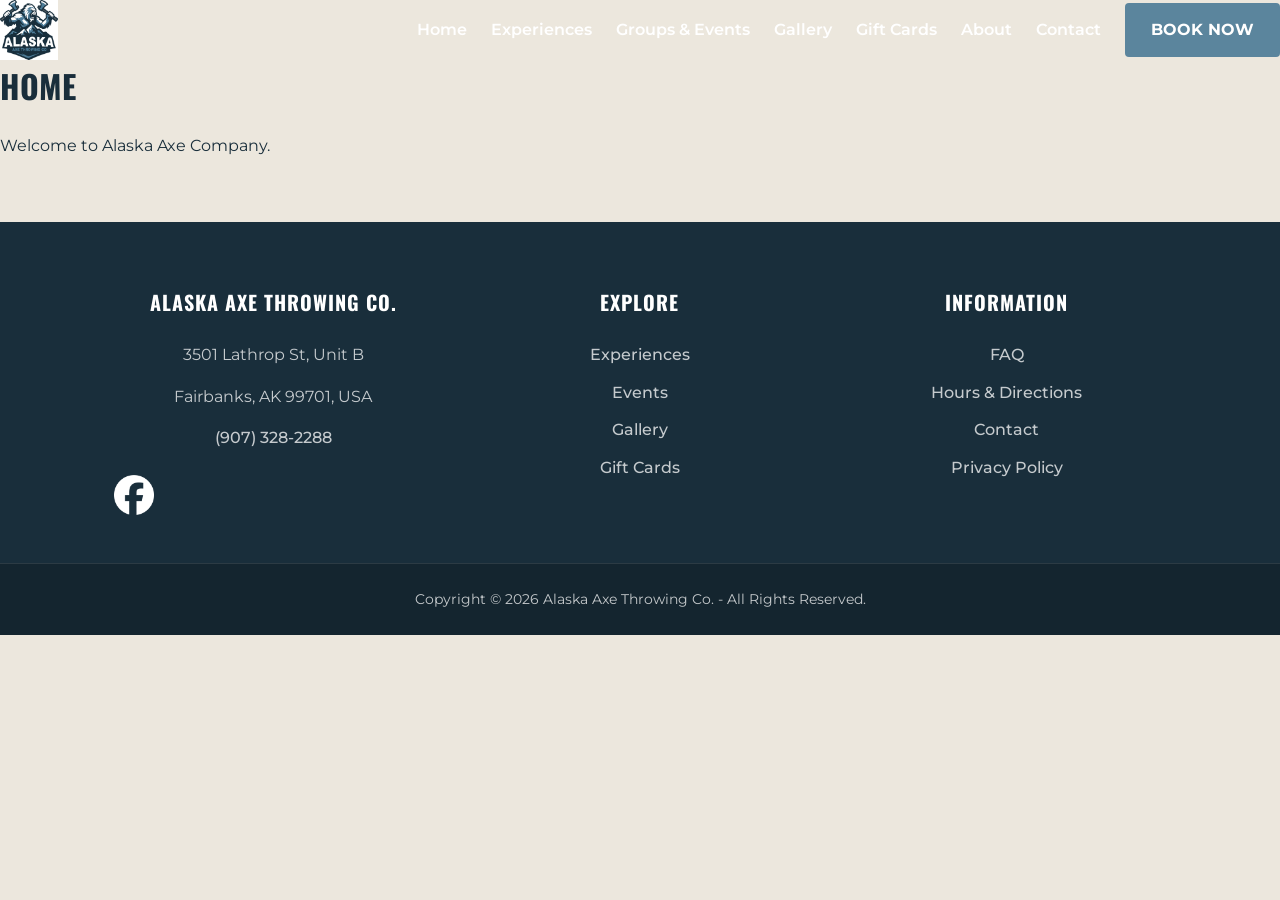
<file: index.html>
<!doctype html>
<html lang="en">
  <head>
    <meta charset="UTF-8" />
    <meta name="viewport" content="width=device-width, initial-scale=1.0" />
    <title>Groups & Events | Alaska Axe Throwing Co.</title>
    <link rel="stylesheet" href="styles.css" />
    <link rel="icon" type="image/png" href="favicon.png" />
  </head>
  <body>
    
    <div id="loader">
        <div class="axe-spinner">
            <img src="Axe Asset.png" alt="Loading Axe..." style="width: 80px; height: auto; display: block;" />
        </div>
    </div>
    
    <header>
      <nav aria-label="Main Navigation">
        <a href="index.html" class="logo-link" aria-label="Alaska Axe Company Home">
          <img src="logo.png" alt="Alaska Axe Company Logo" class="header-logo" />
        </a>
        <a href="index.html">Home</a>
        <a href="experiences.html">Experiences</a>
        <a href="groups-events.html">Groups &amp; Events</a>
        <a href="gallery.html">Gallery</a>
        <a href="gift-cards.html">Gift Cards</a>
        <a href="about.html">About</a>
        <a href="contact.html">Contact</a>
        <a class="btn btn-primary book-now" href="https://www.apple.com" target="_blank" rel="noopener noreferrer" aria-label="Book Now - Contact Us">Book Now</a>
      </nav>
    </header>

    <main>
      <h1>Home</h1>
      <p>Welcome to Alaska Axe Company.</p>
   
    </main>

    <footer class="site-footer">
      <div class="footer-container">
        
        <div class="footer-column">
          <h3 class="footer-heading">Alaska Axe Throwing Co.</h3>
          <address class="footer-address">
            <p>3501 Lathrop St, Unit B</p>
            <p>Fairbanks, AK 99701, USA</p>
          </address>
          <p class="footer-phone">
            <a href="tel:+19073282288">(907) 328-2288</a>
          </p>
          <div class="footer-social">
            <a href="https://www.facebook.com/AlaskaAxeCo" target="_blank" rel="noopener noreferrer" aria-label="Visit our Facebook page">
              <img src="Facebook-icon.png" alt="Facebook Icon" width="40" height="40" style="vertical-align: middle; transition: opacity 0.2s ease;" />
            </a>
          </div>
        </div>

        <div class="footer-column">
          <h3 class="footer-heading">Explore</h3>
          <nav aria-label="Footer Quick Links">
            <a href="experiences.html">Experiences</a>
            <a href="events.html">Events</a>
            <a href="gallery.html">Gallery</a>
            <a href="gift-cards.html">Gift Cards</a>
          </nav>
        </div>

        <div class="footer-column">
          <h3 class="footer-heading">Information</h3>
          <nav aria-label="Footer Information Links">
            <a href="faq.html">FAQ</a>
            <a href="hours-directions.html">Hours &amp; Directions</a>
            <a href="contact.html">Contact</a>
            <a href="privacy-policy.html">Privacy Policy</a>
          </nav>
        </div>

      </div>

      <div class="footer-bottom">
        <p>Copyright &copy; 2026 Alaska Axe Throwing Co. - All Rights Reserved.</p>
      </div>
    </footer>
    
    <script src="script.js"></script>
  </body>
</html>
</file>
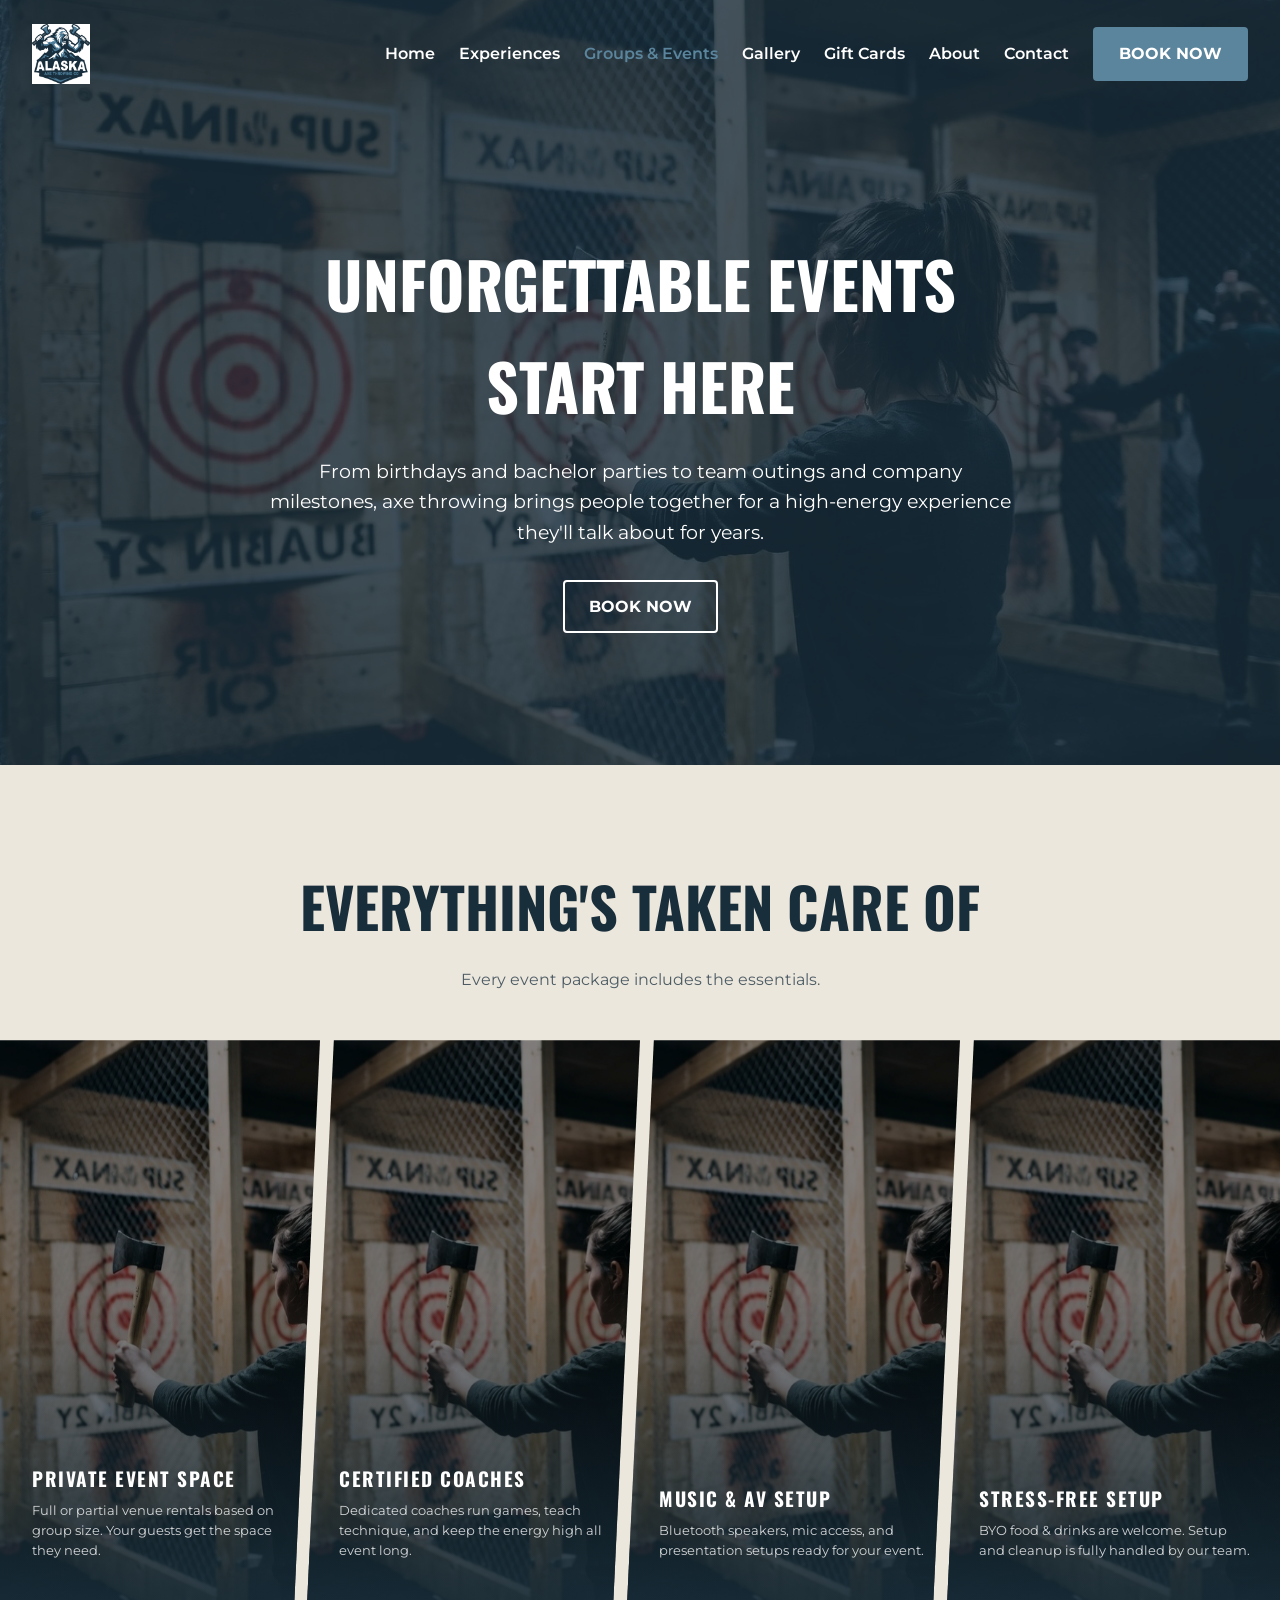
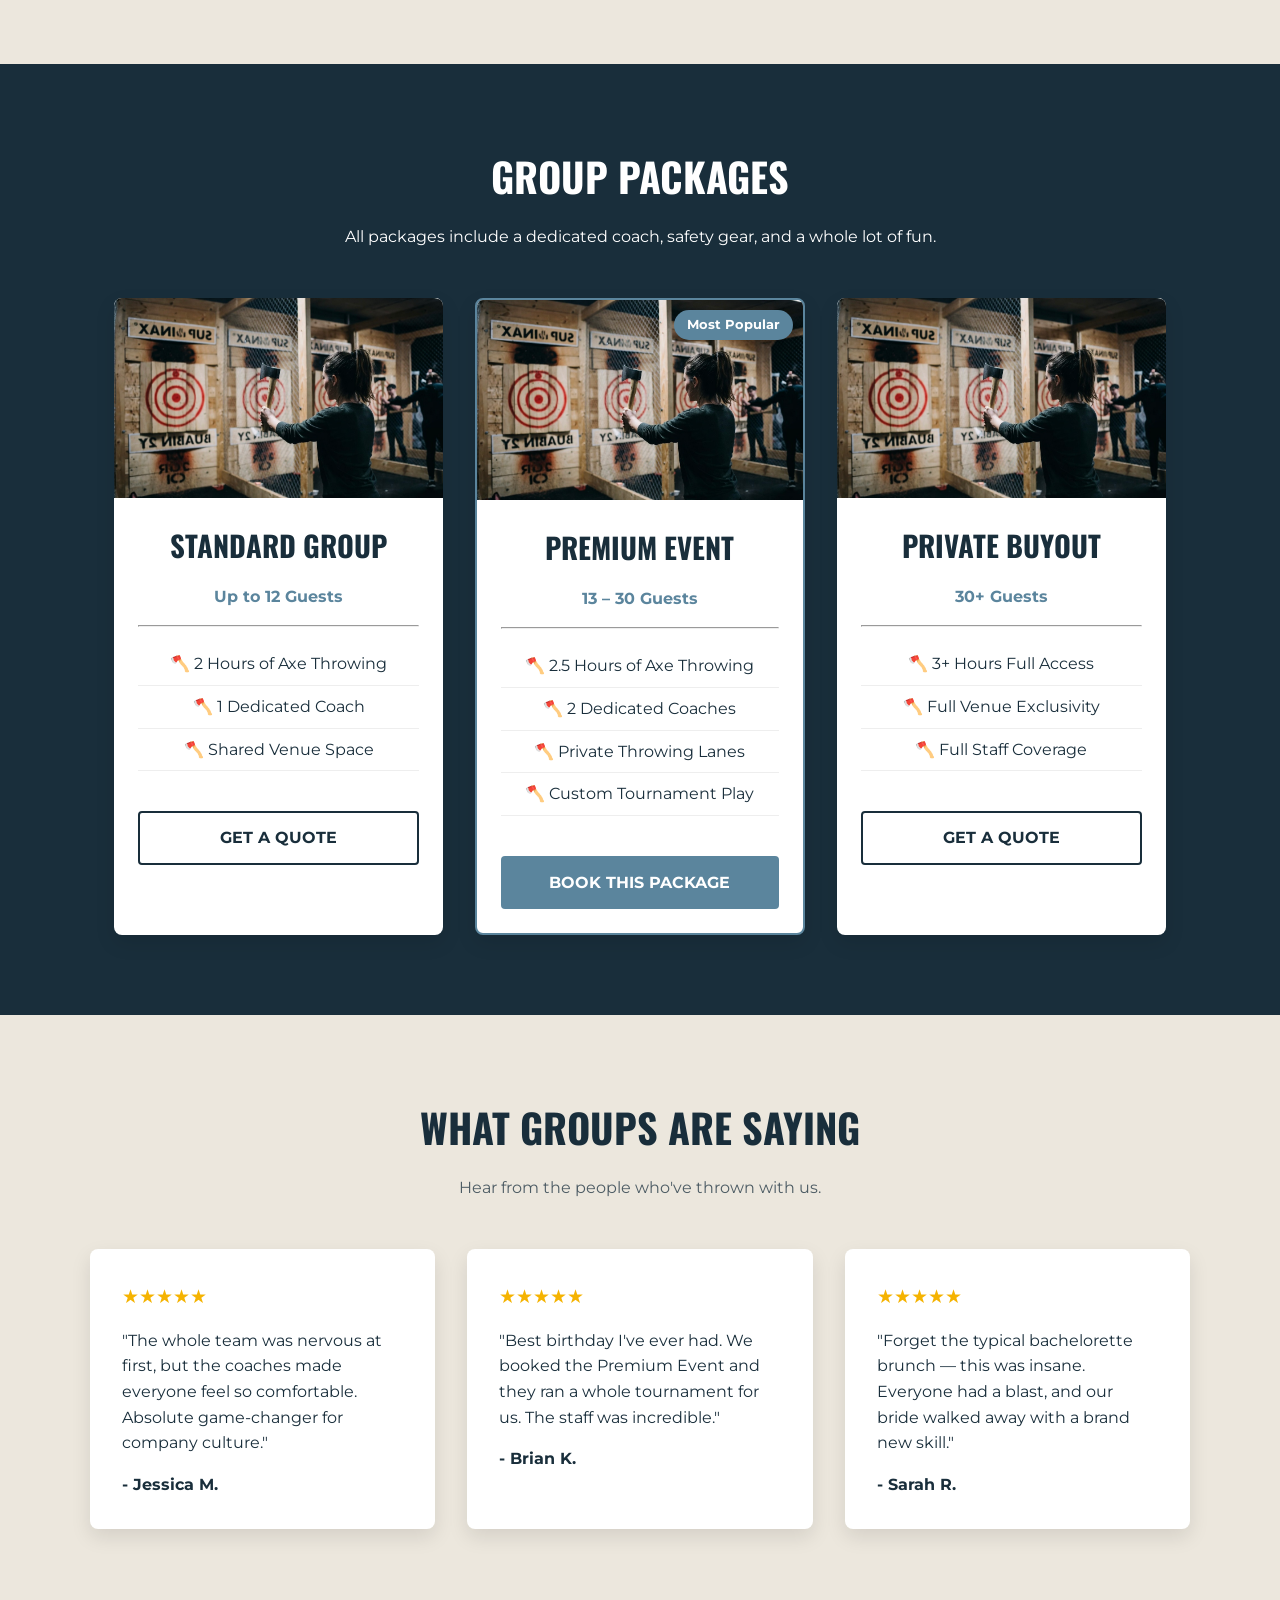
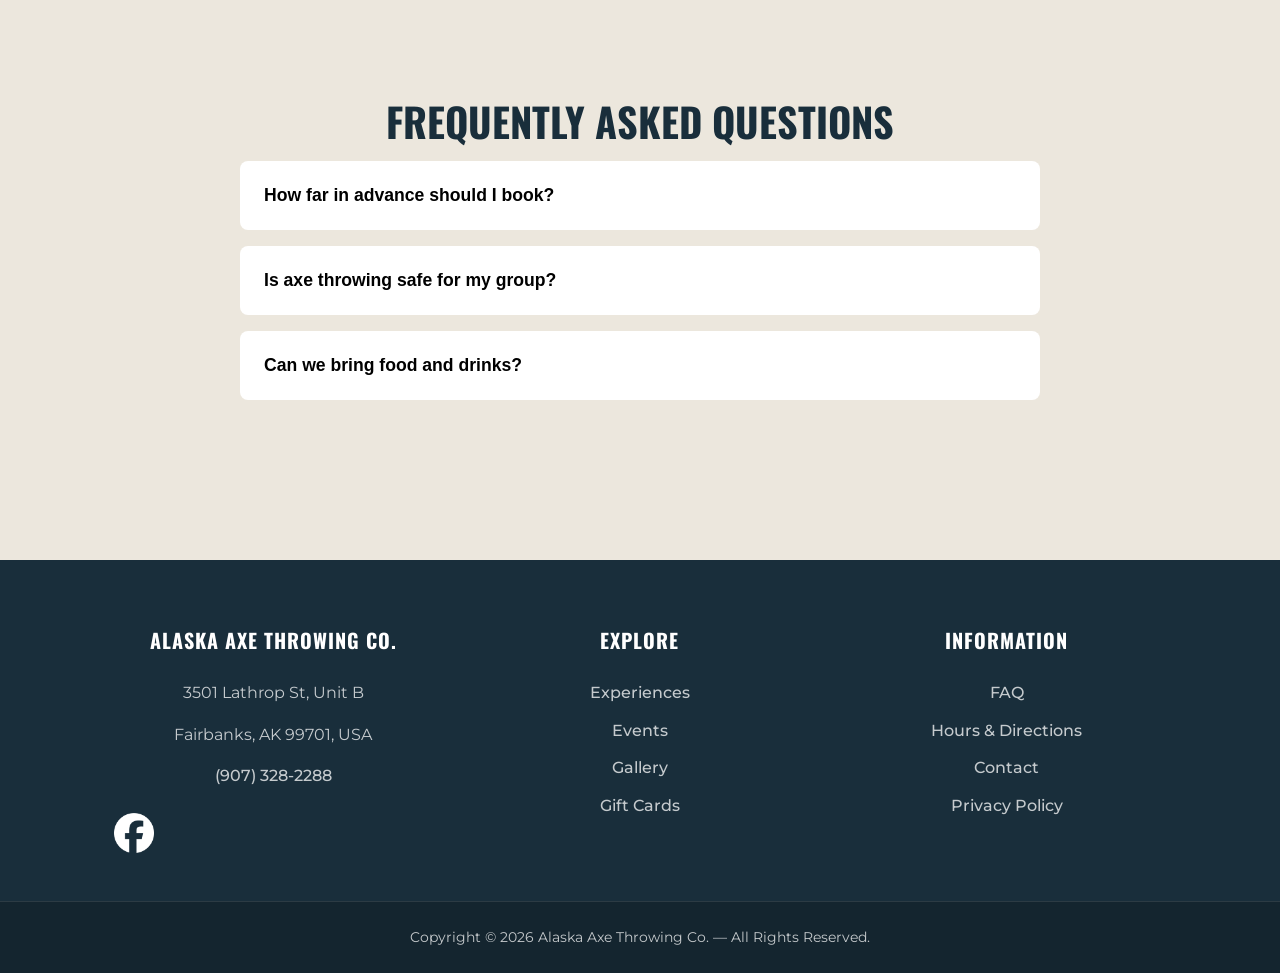
<file: groups-events.html>
<!doctype html>
<html lang="en">
  <head>
    <meta charset="UTF-8" />
    <meta name="viewport" content="width=device-width, initial-scale=1.0" />
    <title>Groups &amp; Events | Alaska Axe Throwing Co.</title>
    <link rel="stylesheet" href="styles.css" />
    <link rel="icon" type="image/png" href="favicon.png" />
  </head>
  <body>

    <div id="loader">
        <div class="axe-spinner">
            <img src="Axe Asset.png" alt="Loading Axe..." style="width: 80px; height: auto; display: block;" />
        </div>
    </div>
    
    <header class="transparent-header">
      <nav aria-label="Main Navigation">
        <a href="index.html" class="logo-link" aria-label="Alaska Axe Company Home">
          <img src="logo.png" alt="Alaska Axe Company Logo" class="header-logo" />
        </a>
        <a href="index.html">Home</a>
        <a href="experiences.html">Experiences</a>
        <a href="groups-events.html" class="active">Groups &amp; Events</a>
        <a href="gallery.html">Gallery</a>
        <a href="gift-cards.html">Gift Cards</a>
        <a href="about.html">About</a>
        <a href="contact.html">Contact</a>
        <a class="btn btn-primary book-now" href="#book-now">Book Now</a>
      </nav>
    </header>

    <main>
      <section class="hero full-bleed-hero">
        <div class="hero-overlay"></div>
        <div class="hero-content container">
          <h1>Unforgettable Events Start Here</h1>
          <p class="hero-text">From birthdays and bachelor parties to team outings and company milestones, axe throwing brings people together for a high-energy experience they'll talk about for years.</p>
          <a href="#book-now" class="btn btn-secondary text-light-btn btn-large">Book Now</a>
        </div>
      </section>

<section class="diagonal-features">
  <div class="section-intro">
    <h2 class="section-title">Everything's Taken Care Of</h2>
    <p class="section-subtitle">Every event package includes the essentials.</p>
  </div>

  <div class="blade-strip">
    <div class="blade-cell">
      <img src="example-photo.jpg" alt="Private Event Space">
      <div class="blade-cell-content">
        <h4>Private Event Space</h4>
        <p>Full or partial venue rentals based on group size. Your guests get the space they need.</p>
      </div>
    </div>
    <div class="blade-cell">
      <img src="example-photo.jpg" alt="Certified Coaches">
      <div class="blade-cell-content">
        <h4>Certified Coaches</h4>
        <p>Dedicated coaches run games, teach technique, and keep the energy high all event long.</p>
      </div>
    </div>
    <div class="blade-cell">
      <img src="example-photo.jpg" alt="Music and AV Setup">
      <div class="blade-cell-content">
        <h4>Music &amp; AV Setup</h4>
        <p>Bluetooth speakers, mic access, and presentation setups ready for your event.</p>
      </div>
    </div>
    <div class="blade-cell">
      <img src="example-photo.jpg" alt="Hassle-Free Setup">
      <div class="blade-cell-content">
        <h4>Stress-Free Setup</h4>
        <p>BYO food &amp; drinks are welcome. Setup and cleanup is fully handled by our team.</p>
      </div>
    </div>
  </div>
</section>

      <section id="packages" class="page-section bg-primary text-center">
        <div class="container">
          <h2 class="section-title text-light">Group Packages</h2>
          <p class="section-subtitle text-light">All packages include a dedicated coach, safety gear, and a whole lot of fun.</p>
          
          <div class="grid package-grid">
            <div class="package-card">
              <img src="example-photo.jpg" alt="Standard Group Package">
              <div class="package-content">
                <h3>Standard Group</h3>
                <p class="package-price">Up to 12 Guests</p>
                <hr>
                <ul class="axe-list">
                  <li>2 Hours of Axe Throwing</li>
                  <li>1 Dedicated Coach</li>
                  <li>Shared Venue Space</li>
                </ul>
                <a href="#book-now" class="btn btn-secondary full-width mt-2">Get a Quote</a>
              </div>
            </div>

            <div class="package-card featured">
              <div class="popular-tag">Most Popular</div>
              <img src="example-photo.jpg" alt="Premium Event Package">
              <div class="package-content">
                <h3>Premium Event</h3>
                <p class="package-price">13 – 30 Guests</p>
                <hr>
                <ul class="axe-list">
                  <li>2.5 Hours of Axe Throwing</li>
                  <li>2 Dedicated Coaches</li>
                  <li>Private Throwing Lanes</li>
                  <li>Custom Tournament Play</li>
                </ul>
                <a href="#book-now" class="btn btn-primary full-width mt-2">Book This Package</a>
              </div>
            </div>

            <div class="package-card">
              <img src="example-photo.jpg" alt="Private Buyout Package">
              <div class="package-content">
                <h3>Private Buyout</h3>
                <p class="package-price">30+ Guests</p>
                <hr>
                <ul class="axe-list">
                  <li>3+ Hours Full Access</li>
                  <li>Full Venue Exclusivity</li>
                  <li>Full Staff Coverage</li>
                </ul>
                <a href="#book-now" class="btn btn-secondary full-width mt-2">Get a Quote</a>
              </div>
            </div>
          </div>
        </div>
      </section>

      <section class="page-section container">
        <h2 class="section-title">What Groups Are Saying</h2>
        <p class="section-subtitle">Hear from the people who've thrown with us.</p>
        
        <div class="grid">
          <div class="testimonial-card">
            <div class="stars">★★★★★</div>
            <p>"The whole team was nervous at first, but the coaches made everyone feel so comfortable. Absolute game-changer for company culture."</p>
            <strong>- Jessica M.</strong>
          </div>
          <div class="testimonial-card">
            <div class="stars">★★★★★</div>
            <p>"Best birthday I've ever had. We booked the Premium Event and they ran a whole tournament for us. The staff was incredible."</p>
            <strong>- Brian K.</strong>
          </div>
          <div class="testimonial-card">
            <div class="stars">★★★★★</div>
            <p>"Forget the typical bachelorette brunch — this was insane. Everyone had a blast, and our bride walked away with a brand new skill."</p>
            <strong>- Sarah R.</strong>
          </div>
        </div>
      </section>

      <section class="page-section container">
        <h2 class="section-title">Frequently Asked Questions</h2>
        <div class="faq-list">
          <div class="faq-item">
            <button class="faq-question">How far in advance should I book?</button>
            <div class="faq-answer"><p>We recommend booking at least 2 weeks in advance for groups under 20.</p></div>
          </div>
          <div class="faq-item">
            <button class="faq-question">Is axe throwing safe for my group?</button>
            <div class="faq-answer"><p>Absolutely. Every session is led by a certified coach who enforces safety rules at all times.</p></div>
          </div>
          <div class="faq-item">
            <button class="faq-question">Can we bring food and drinks?</button>
            <div class="faq-answer"><p>Yes! You're welcome to bring in food, non-alcoholic beverages, and cakes.</p></div>
          </div>
        </div>
      </section>
    </main>

    <script>
      // Simplified FAQ Accordion
      document.querySelectorAll('.faq-question').forEach(btn => {
        btn.addEventListener('click', function () {
          const item = this.closest('.faq-item');
          item.classList.toggle('open');
        });
      });
    </script>

<footer class="site-footer">
  <div class="footer-container">
    <!-- Column 1: Contact -->
    <div class="footer-column">
      <h3 class="footer-heading">Alaska Axe Throwing Co.</h3>
      <address class="footer-address">
        <p>3501 Lathrop St, Unit B</p>
        <p>Fairbanks, AK 99701, USA</p>
      </address>
      <p class="footer-phone">
        <a href="tel:+19073282288">(907) 328-2288</a>
      </p>
      <div class="footer-social">
        <a href="https://www.facebook.com/AlaskaAxeCo" target="_blank" rel="noopener noreferrer" aria-label="Visit our Facebook page">
          <img src="Facebook-icon.png" alt="Facebook" width="40" height="40" />
        </a>
      </div>
    </div>

    <!-- Column 2: Explore -->
    <div class="footer-column">
      <h3 class="footer-heading">Explore</h3>
      <nav aria-label="Footer Quick Links">
        <a href="experiences.html">Experiences</a>
        <a href="groups-events.html">Events</a>
        <a href="gallery.html">Gallery</a>
        <a href="gift-cards.html">Gift Cards</a>
      </nav>
    </div>

    <!-- Column 3: Information -->
    <div class="footer-column">
      <h3 class="footer-heading">Information</h3>
      <nav aria-label="Footer Information Links">
        <a href="faq.html">FAQ</a>
        <a href="hours-directions.html">Hours &amp; Directions</a>
        <a href="contact.html">Contact</a>
        <a href="privacy-policy.html">Privacy Policy</a>
      </nav>
    </div>
  </div>

  <!-- Bottom Copyright Bar -->
  <div class="footer-bottom">
    <p>Copyright &copy; 2026 Alaska Axe Throwing Co. &mdash; All Rights Reserved.</p>
  </div>
</footer>

    <script src="script.js"></script>
  </body>
</html>
</file>
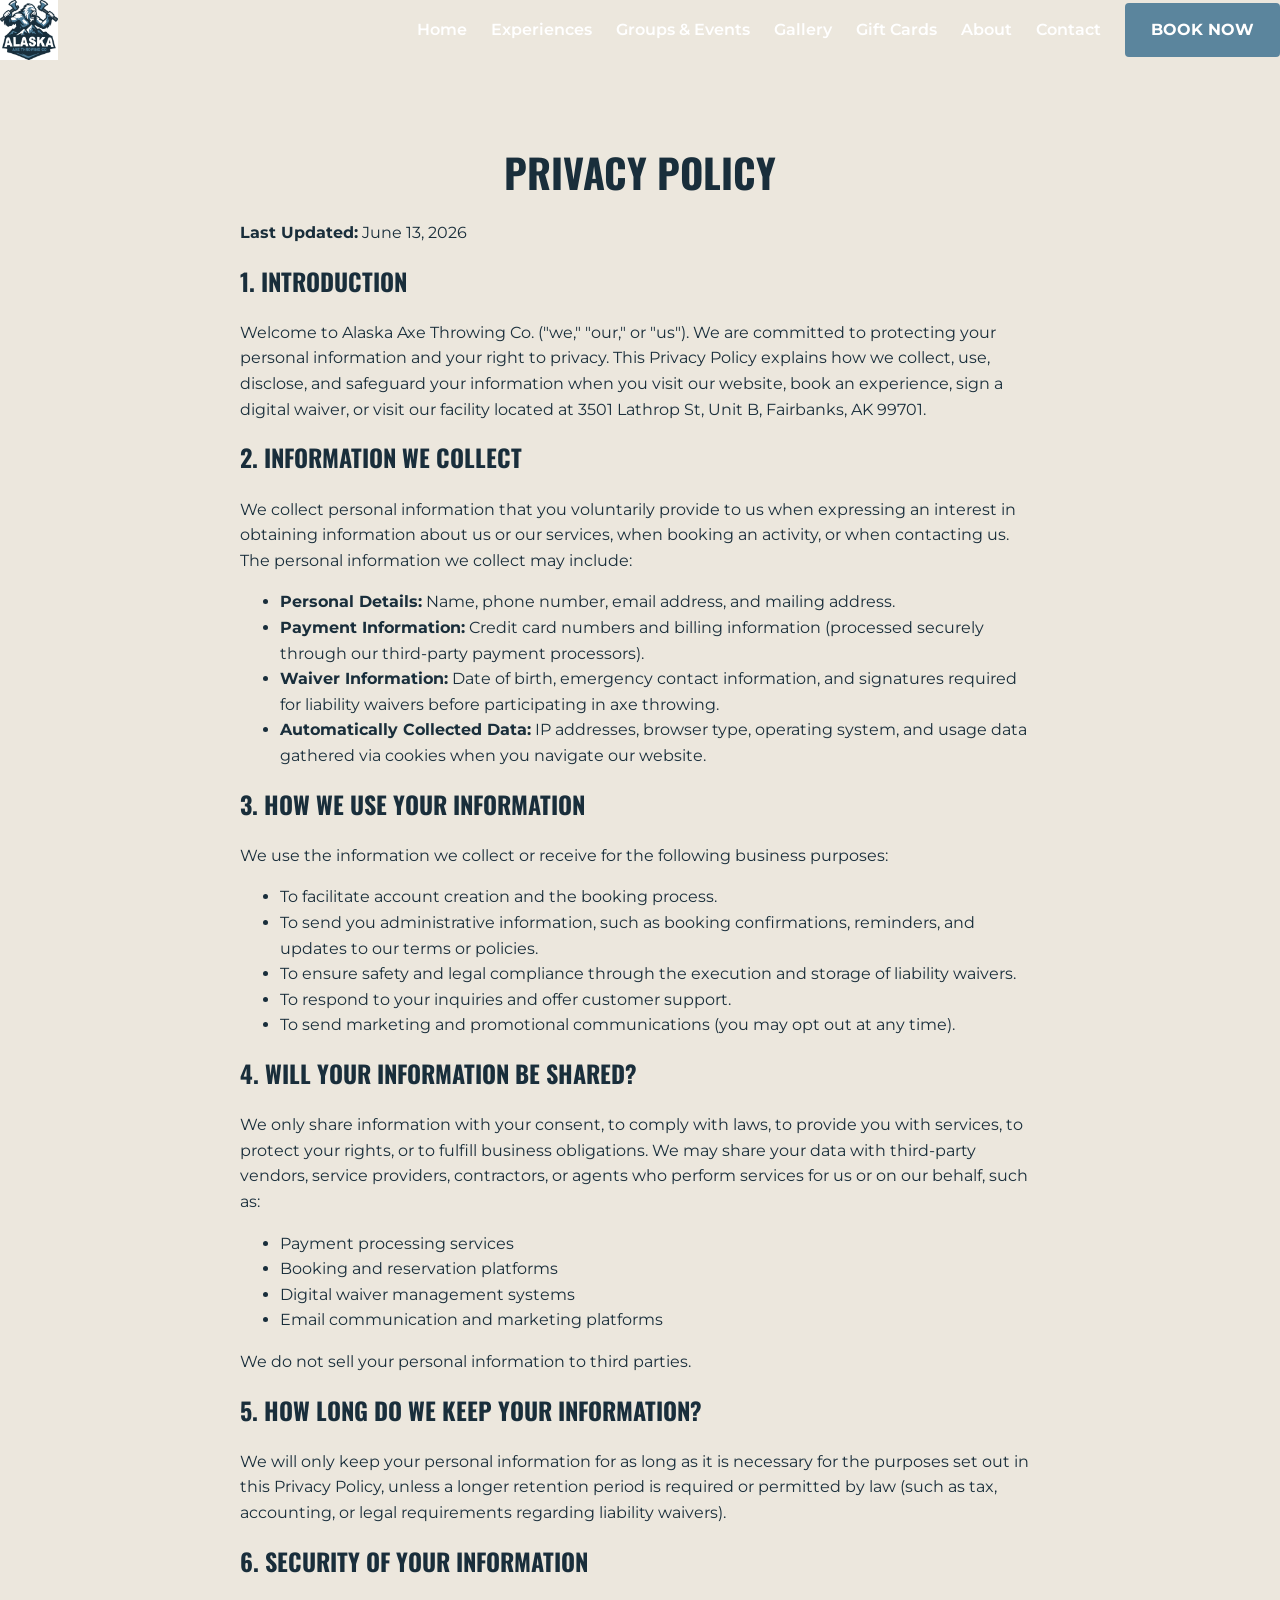
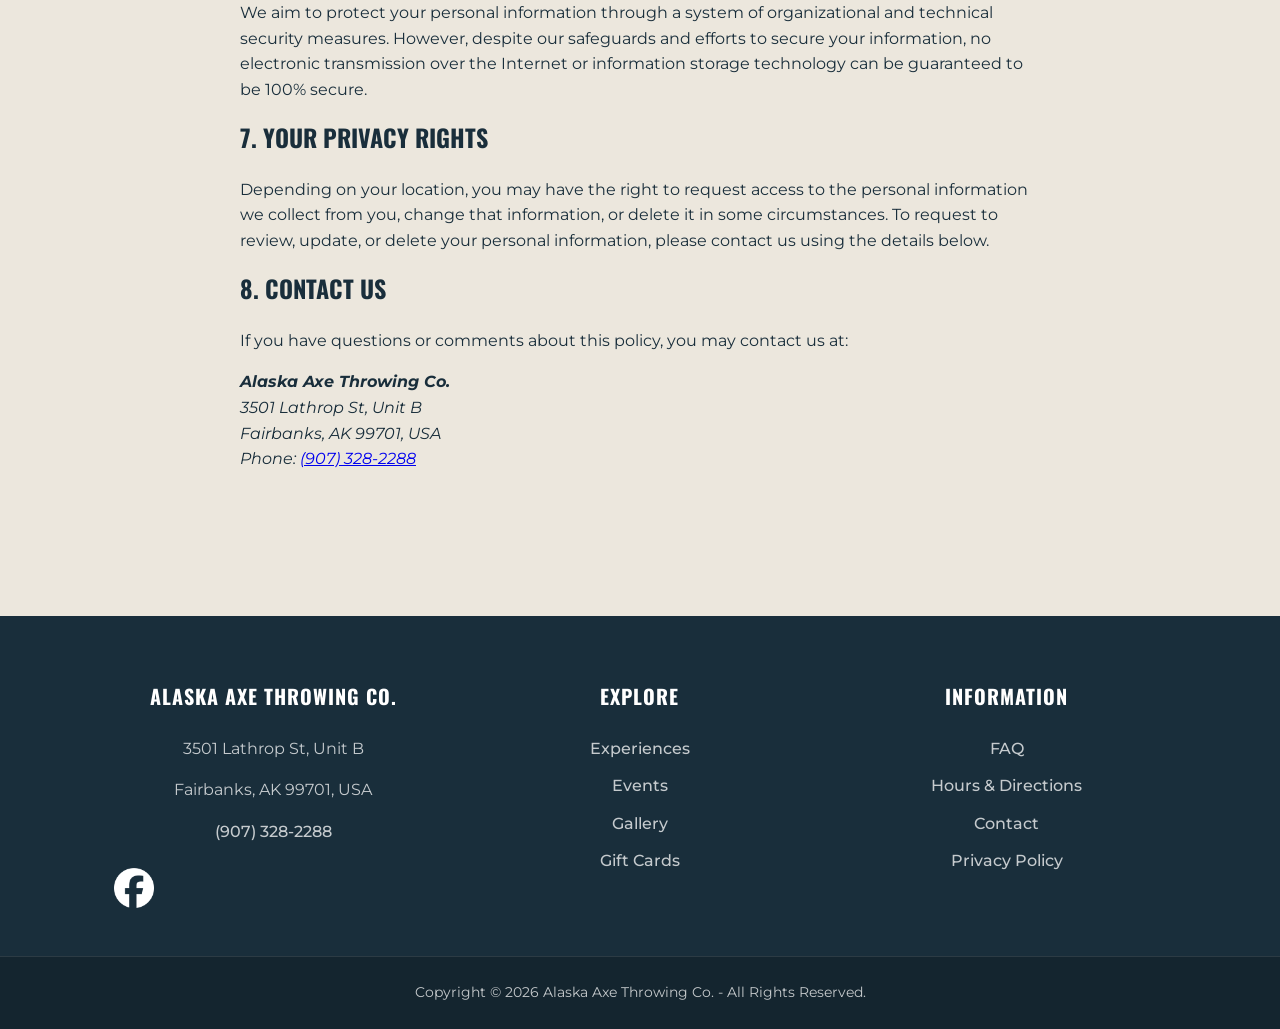
<file: privacy-policy.html>
<!doctype html>
<html lang="en">
  <head>
    <meta charset="UTF-8" />
    <meta name="viewport" content="width=device-width, initial-scale=1.0" />
    <title>Groups & Events | Alaska Axe Throwing Co.</title>
    <link rel="stylesheet" href="styles.css" />
    <link rel="icon" type="image/png" href="favicon.png" />
  </head>
  <body>
    
    <div id="loader">
        <div class="axe-spinner">
            <img src="Axe Asset.png" alt="Loading Axe..." style="width: 80px; height: auto; display: block;" />
        </div>
    </div>
    
    <header>
      <nav aria-label="Main Navigation">
        <a href="index.html" class="logo-link" aria-label="Alaska Axe Company Home">
          <img src="logo.png" alt="Alaska Axe Company Logo" class="header-logo" />
        </a>
        <a href="index.html">Home</a>
        <a href="experiences.html">Experiences</a>
        <a href="groups-events.html">Groups &amp; Events</a>
        <a href="gallery.html">Gallery</a>
        <a href="gift-cards.html">Gift Cards</a>
        <a href="about.html">About</a>
        <a href="contact.html">Contact</a>
        <a class="btn btn-primary book-now" href="https://www.apple.com" target="_blank" rel="noopener noreferrer" aria-label="Book Now - Contact Us">Book Now</a>
      </nav>
    </header>

    <main class="page-section" style="max-width: 800px; margin: 0 auto;">
      <h1 class="section-title">Privacy Policy</h1>
      <p><strong>Last Updated:</strong> June 13, 2026</p>

      <h2>1. Introduction</h2>
      <p>Welcome to Alaska Axe Throwing Co. ("we," "our," or "us"). We are committed to protecting your personal information and your right to privacy. This Privacy Policy explains how we collect, use, disclose, and safeguard your information when you visit our website, book an experience, sign a digital waiver, or visit our facility located at 3501 Lathrop St, Unit B, Fairbanks, AK 99701.</p>

      <h2>2. Information We Collect</h2>
      <p>We collect personal information that you voluntarily provide to us when expressing an interest in obtaining information about us or our services, when booking an activity, or when contacting us. The personal information we collect may include:</p>
      <ul>
        <li><strong>Personal Details:</strong> Name, phone number, email address, and mailing address.</li>
        <li><strong>Payment Information:</strong> Credit card numbers and billing information (processed securely through our third-party payment processors).</li>
        <li><strong>Waiver Information:</strong> Date of birth, emergency contact information, and signatures required for liability waivers before participating in axe throwing.</li>
        <li><strong>Automatically Collected Data:</strong> IP addresses, browser type, operating system, and usage data gathered via cookies when you navigate our website.</li>
      </ul>

      <h2>3. How We Use Your Information</h2>
      <p>We use the information we collect or receive for the following business purposes:</p>
      <ul>
        <li>To facilitate account creation and the booking process.</li>
        <li>To send you administrative information, such as booking confirmations, reminders, and updates to our terms or policies.</li>
        <li>To ensure safety and legal compliance through the execution and storage of liability waivers.</li>
        <li>To respond to your inquiries and offer customer support.</li>
        <li>To send marketing and promotional communications (you may opt out at any time).</li>
      </ul>

      <h2>4. Will Your Information Be Shared?</h2>
      <p>We only share information with your consent, to comply with laws, to provide you with services, to protect your rights, or to fulfill business obligations. We may share your data with third-party vendors, service providers, contractors, or agents who perform services for us or on our behalf, such as:</p>
      <ul>
        <li>Payment processing services</li>
        <li>Booking and reservation platforms</li>
        <li>Digital waiver management systems</li>
        <li>Email communication and marketing platforms</li>
      </ul>
      <p>We do not sell your personal information to third parties.</p>

      <h2>5. How Long Do We Keep Your Information?</h2>
      <p>We will only keep your personal information for as long as it is necessary for the purposes set out in this Privacy Policy, unless a longer retention period is required or permitted by law (such as tax, accounting, or legal requirements regarding liability waivers).</p>

      <h2>6. Security of Your Information</h2>
      <p>We aim to protect your personal information through a system of organizational and technical security measures. However, despite our safeguards and efforts to secure your information, no electronic transmission over the Internet or information storage technology can be guaranteed to be 100% secure.</p>

      <h2>7. Your Privacy Rights</h2>
      <p>Depending on your location, you may have the right to request access to the personal information we collect from you, change that information, or delete it in some circumstances. To request to review, update, or delete your personal information, please contact us using the details below.</p>

      <h2>8. Contact Us</h2>
      <p>If you have questions or comments about this policy, you may contact us at:</p>
      <address>
        <strong>Alaska Axe Throwing Co.</strong><br>
        3501 Lathrop St, Unit B<br>
        Fairbanks, AK 99701, USA<br>
        Phone: <a href="tel:+19073282288">(907) 328-2288</a>
      </address>
    </main>

<footer class="site-footer">
  <div class="footer-container">
    
    <div class="footer-column">
      <h3 class="footer-heading">Alaska Axe Throwing Co.</h3>
      <address class="footer-address">
        <p>3501 Lathrop St, Unit B</p>
        <p>Fairbanks, AK 99701, USA</p>
      </address>
      <p class="footer-phone">
        <a href="tel:+19073282288">(907) 328-2288</a>
      </p>
      <div class="footer-social">
        <a href="https://www.facebook.com/AlaskaAxeCo" target="_blank" rel="noopener noreferrer" aria-label="Visit our Facebook page">
          <img src="Facebook-icon.png" alt="Facebook Icon" width="40" height="40" style="vertical-align: middle; transition: opacity 0.2s ease;" />
        </a>
      </div>
    </div>

    <div class="footer-column">
      <h3 class="footer-heading">Explore</h3>
      <nav aria-label="Footer Quick Links">
        <a href="experiences.html">Experiences</a>
        <a href="events.html">Events</a>
        <a href="gallery.html">Gallery</a>
        <a href="gift-cards.html">Gift Cards</a>
      </nav>
    </div>

    <div class="footer-column">
      <h3 class="footer-heading">Information</h3>
      <nav aria-label="Footer Information Links">
        <a href="faq.html">FAQ</a>
        <a href="hours-directions.html">Hours &amp; Directions</a>
        <a href="contact.html">Contact</a>
        <a href="privacy-policy.html">Privacy Policy</a>
      </nav>
    </div>

  </div>

  <div class="footer-bottom">
    <p>Copyright &copy; 2026 Alaska Axe Throwing Co. - All Rights Reserved.</p>
  </div>
</footer>

    <script src="script.js"></script>
  </body>
</html>
</file>
<file: styles.css>
@import url('https://fonts.googleapis.com/css2?family=Montserrat:wght@400;500;600;700&family=Oswald:wght@400;700&display=swap');

/* =========================================
   1. VARIABLES & RESET
   ========================================= */
:root {
  --primary: #192E3B;
  --accent: #5B859D;
  --accent-dark: #4D5C64;
  --bg: #ECE7DD;
  --text: #192E3B;
  --white: #ffffff;
  --border: #dcd7ce;
  --radius: 8px;
  --shadow: 0 8px 20px rgba(0,0,0,0.1);
}

*, *::before, *::after { box-sizing: border-box; }
html { scroll-behavior: smooth; }
body {
  margin: 0; padding: 0;
  font-family: 'Montserrat', sans-serif;
  color: var(--text);
  background: var(--bg);
  line-height: 1.6;
}

img { max-width: 100%; height: auto; display: block; }
h1, h2, h3, h4 { font-family: 'Oswald', sans-serif; text-transform: uppercase; margin-top: 0; }

.container { max-width: 1100px; margin: 0 auto; padding: 0 1.5rem; }
.text-center { text-align: center; }
.text-light { color: var(--white) !important; }
.mt-2 { margin-top: 1.5rem; }

/* =========================================
   2. HEADER & NAVIGATION
   ========================================= */
.transparent-header {
  position: absolute;
  top: 0; left: 0;
  width: 100%;
  padding: 1.5rem 2rem;
  z-index: 100;
}

nav { display: flex; align-items: center; gap: 1.5rem; }
.logo-link { margin-right: auto; }
.header-logo { height: 60px; }
nav a { color: var(--white); text-decoration: none; font-weight: 600; }
nav a:hover, nav a.active { color: var(--accent); }

/* Buttons */
.btn {
  display: inline-block;
  padding: 0.75rem 1.5rem;
  border-radius: 4px;
  font-weight: 700;
  text-transform: uppercase;
  text-decoration: none;
  cursor: pointer;
  border: 2px solid transparent;
  transition: 0.3s ease;
}
.btn-primary { background: var(--accent); color: var(--white); }
.btn-primary:hover { background: var(--accent-dark); }
.btn-secondary { background: transparent; color: var(--primary); border-color: var(--primary); }
.btn-secondary.text-light-btn { color: var(--white); border-color: var(--white); }
.btn-secondary.text-light-btn:hover { background: var(--white); color: var(--primary); }
.full-width { width: 100%; text-align: center; }

/* =========================================
   3. HERO SECTION (Fixed Overlap)
   ========================================= */
.full-bleed-hero {
  position: relative;
  min-height: 85vh; /* Reaches under the header natively */
  display: flex;
  align-items: center;
  justify-content: center;
  text-align: center;
  background-image: url('example-photo.jpg');
  background-size: cover;
  background-position: center;
  padding-top: 100px; /* Gives space so header doesn't cover text */
}

.hero-overlay {
  position: absolute;
  top: 0; left: 0; right: 0; bottom: 0;
  background: rgba(25, 46, 59, 0.8); /* Dark tint to make text readable */
  z-index: 1;
}

.hero-content {
  position: relative;
  z-index: 2;
  color: var(--white);
  max-width: 800px;
}
.hero-content h1 { font-size: 4rem; margin-bottom: 1rem; }
.hero-text { font-size: 1.2rem; margin-bottom: 2rem; }

/* =========================================
   4. LAYOUT & CARDS (Simplified)
   ========================================= */
.page-section { padding: 5rem 0; }
.bg-primary { background: var(--primary); color: var(--white); }
.section-title { text-align: center; font-size: 2.5rem; color: var(--primary); margin-bottom: 0.5rem; }
.bg-primary .section-title { color: var(--white); }
.section-subtitle { text-align: center; color: var(--accent-dark); margin-bottom: 3rem; }

.grid {
  display: grid;
  grid-template-columns: repeat(auto-fit, minmax(280px, 1fr));
  gap: 2rem;
}

/* Reusable Card Style */
.feature-card, .package-card, .testimonial-card {
  background: var(--white);
  border-radius: var(--radius);
  box-shadow: var(--shadow);
  overflow: hidden;
  color: var(--text);
  transition: transform 0.3s ease;
}
.feature-card:hover, .package-card:hover { transform: translateY(-5px); }
.feature-card img, .package-card img { width: 100%; height: 200px; object-fit: cover; }
.feature-content, .package-content { padding: 1.5rem; }
.package-content h3 { font-size: 1.8rem; margin-bottom: 0.2rem; }
.package-price { font-weight: bold; color: var(--accent); }
.axe-list { list-style: none; padding: 0; }
.axe-list li { padding: 0.5rem 0; border-bottom: 1px solid #eee; }
.axe-list li::before { content: "🪓 "; }

/* Featured Package Tag */
.package-card.featured { border: 2px solid var(--accent); position: relative; }
.popular-tag {
  position: absolute; top: 10px; right: 10px;
  background: var(--accent); color: var(--white);
  padding: 0.3rem 0.8rem; border-radius: 20px; font-size: 0.8rem; font-weight: bold;
}

/* Testimonials */
.testimonial-card { padding: 2rem; text-align: left; }
.stars { color: #f5b301; font-size: 1.2rem; margin-bottom: 1rem; }

/* =========================================
   5. FAQ ACCORDION
   ========================================= */
.faq-list { max-width: 800px; margin: 0 auto; }
.faq-item { background: var(--white); margin-bottom: 1rem; border-radius: var(--radius); overflow: hidden; }
.faq-question {
  width: 100%; text-align: left; background: none; border: none;
  padding: 1.5rem; font-size: 1.1rem; font-weight: 600; cursor: pointer;
}
.faq-answer { display: none; padding: 0 1.5rem 1.5rem; color: var(--accent-dark); }
.faq-item.open .faq-answer { display: block; }
.faq-item.open .faq-question { color: var(--accent); }

/* =========================================
   6. FOOTER (Centered Layout)
   ========================================= */
.site-footer {
  background-color: var(--primary); /* Deep blue background */
  color: rgba(255, 255, 255, 0.75); /* Softer white/gray for text readability */
  padding-top: 4rem;
  margin-top: 4rem;
}

/* Responsive 3-column grid */
.footer-container {
  display: grid;
  grid-template-columns: repeat(auto-fit, minmax(220px, 1fr));
  gap: 3rem;
  max-width: 1100px;
  margin: 0 auto;
  padding: 0 1.5rem 3rem;
}

/* Center all text inside the columns */
.footer-column {
  text-align: center; 
}

.footer-heading {
  color: var(--white);
  font-size: 1.25rem;
  margin-bottom: 1.5rem;
  letter-spacing: 1px;
}

/* Address & Text Reset */
.footer-address { font-style: normal; }
.footer-address p, .footer-phone p { margin-bottom: 0.5rem; }

/* Links Setup */
.footer-column a {
  color: rgba(255, 255, 255, 0.75);
  text-decoration: none;
  transition: color 0.3s ease;
  font-weight: 500;
}

.footer-column a:hover {
  color: var(--accent); /* Highlights on hover */
}

/* Stack the navigation links vertically and center them */
.footer-column nav {
  display: flex;
  flex-direction: column;
  align-items: center; /* Changed from flex-start to center */
  gap: 0.75rem; 
}

/* Social Icon Hover Effect */
.footer-social { margin-top: 1.5rem; }
.footer-social img { transition: transform 0.3s ease; }
.footer-social a:hover img { transform: translateY(-4px); }

/* The Bottom Bar */
.footer-bottom {
  text-align: center;
  padding: 1.5rem;
  background-color: rgba(0, 0, 0, 0.2); /* Slightly darker shade to separate it */
  border-top: 1px solid rgba(255, 255, 255, 0.1); /* Subtle divider line */
  font-size: 0.9rem;
}

.footer-bottom p { margin: 0; }

/* =========================================
   7. LOADING SPINNER
   ========================================= */
#loader {
  position: fixed;
  top: 0;
  left: 0;
  width: 100%;
  height: 100vh;
  background-color: var(--bg); /* Matches your body background */
  display: flex;
  justify-content: center;
  align-items: center;
  z-index: 9999; /* Makes sure it covers the header and everything else */
  transition: opacity 0.5s ease, visibility 0.5s ease;
}

/* Added by JavaScript to hide the loader */
#loader.loader-hidden {
  opacity: 0;
  visibility: hidden;
}

/* The spinning animation */
.axe-spinner img {
  animation: spin 1s linear infinite;
}

@keyframes spin {
  from { transform: rotate(0deg); }
  to { transform: rotate(360deg); }
}

/* =========================================
   8. Blade Section for Groups-Events page
   ========================================= */

.diagonal-features {
  padding: 0;
  overflow: hidden;
}

.diagonal-features .section-intro {
  padding: 6rem 2rem 3rem;
  text-align: center;
  background: var(--bg);
}
.diagonal-features .section-intro .section-title { margin-bottom: 0.4rem; }
.diagonal-features .section-intro .section-subtitle { margin-bottom: 0; }

.blade-strip {
  display: grid;
  grid-template-columns: repeat(4, 1fr);
  min-height: 560px;
}

.blade-cell {
  position: relative;
  overflow: hidden;
  min-height: 560px;
  clip-path: polygon(8% 0%, 100% 0%, 92% 100%, 0% 100%);
  margin-left: -4%;
}
.blade-cell:first-child {
  clip-path: polygon(0% 0%, 100% 0%, 92% 100%, 0% 100%);
  margin-left: 0;
}
.blade-cell:last-child {
  clip-path: polygon(8% 0%, 100% 0%, 100% 100%, 0% 100%);
}

.blade-cell img {
  width: 100%;
  height: 100%;
  object-fit: cover;
  display: block;
  transition: transform 0.6s ease;
  filter: brightness(0.55) saturate(0.9);
}
.blade-cell:hover img {
  transform: scale(1.06);
  filter: brightness(0.65) saturate(1.1);
}

.blade-cell-content {
  position: absolute;
  inset: 0;
  display: flex;
  flex-direction: column;
  justify-content: flex-end;
  padding: 2rem 1.8rem 2.5rem 2rem;
  background: linear-gradient(to top, rgba(25,46,59,0.85) 0%, transparent 55%);
  z-index: 2;
}
.blade-cell-content h4 {
  color: var(--white);
  font-size: 1.2rem;
  margin: 0 0 0.4rem;
  letter-spacing: 1.5px;
}
.blade-cell-content p {
  color: rgba(255,255,255,0.8);
  font-size: 0.82rem;
  margin: 0;
  line-height: 1.5;
}

@media (max-width: 900px) {
  .blade-strip { grid-template-columns: repeat(2, 1fr); }
  .blade-cell { min-height: 320px; clip-path: none; margin-left: 0; }
}
@media (max-width: 600px) {
  .blade-strip { grid-template-columns: 1fr; }
  .blade-cell { min-height: 260px; }
}

/* Increase the "Everything's Taken Care Of" text size */
.diagonal-features .section-title {
  font-size: 3.5rem; /* Adjust this number up or down until it looks perfect */
}

/* Add space below the row of photo cards */
.blade-strip {
  margin-bottom: 4rem; /* Increases the gap between the cards and the next section */
}


/* =========================================
   9. 404 Page
   ========================================= */


.target-container {
    position: relative;
    width: 300px;
    margin: auto;
}

.target {
    width: 100%;
}

.axe {
    position: absolute;
    top: 40%;
    left: 75%;
    width: 80px;
    transform: rotate(25deg);
}
</file>
